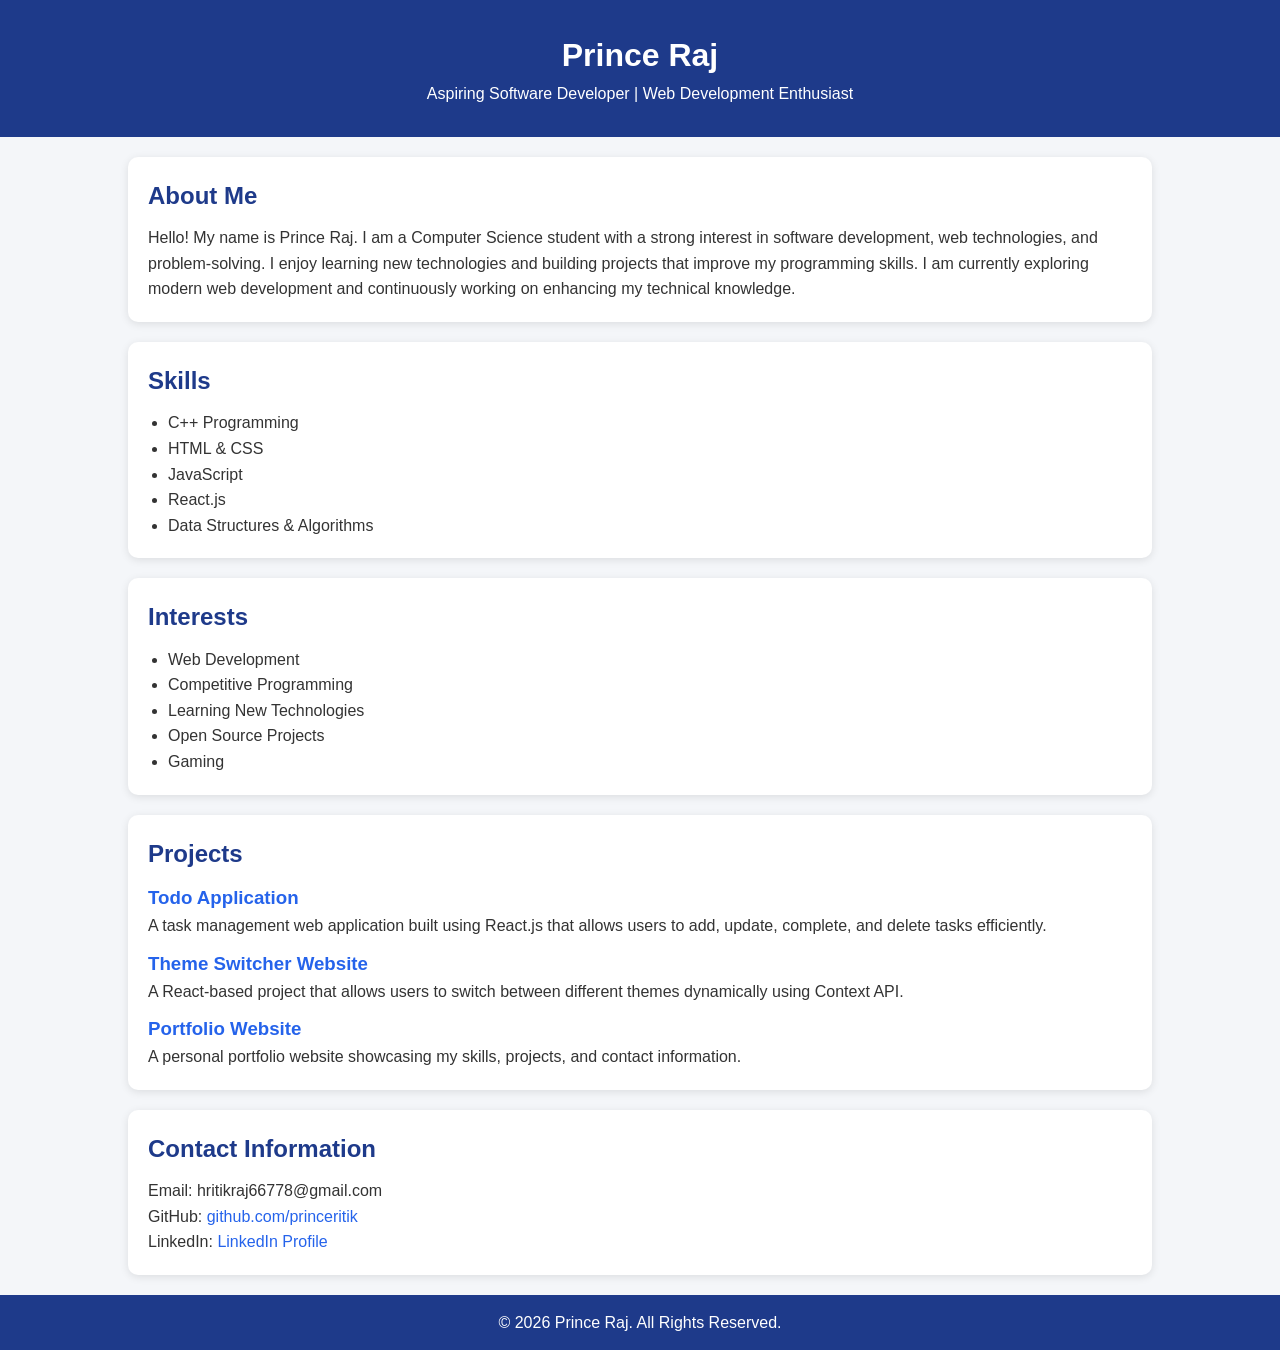
<file: Assignment1/index.html>
<!DOCTYPE html>
<html lang="en">

<head>
    <meta charset="UTF-8">
    <meta name="viewport" content="width=device-width, initial-scale=1.0">
    <title>Prince Raj - Portfolio</title>

    <style>
        * {
            margin: 0;
            padding: 0;
            box-sizing: border-box;
        }

        body {
            font-family: Arial, Helvetica, sans-serif;
            background-color: #f4f6f9;
            color: #333;
            line-height: 1.6;
        }

        header {
            background: #1e3a8a;
            color: white;
            text-align: center;
            padding: 30px;
        }

        section {
            background: white;
            margin: 20px auto;
            width: 80%;
            padding: 20px;
            border-radius: 10px;
            box-shadow: 0px 2px 8px rgba(0, 0, 0, 0.1);
        }

        h2 {
            color: #1e3a8a;
            margin-bottom: 10px;
        }

        h3 {
            color: #2563eb;
            margin-top: 10px;
        }

        ul {
            margin-left: 20px;
        }

        a {
            color: #2563eb;
            text-decoration: none;
        }

        a:hover {
            text-decoration: underline;
        }

        footer {
            text-align: center;
            background: #1e3a8a;
            color: white;
            padding: 15px;
            margin-top: 20px;
        }
    </style>
</head>

<body>

    <header>
        <h1>Prince Raj</h1>
        <p>Aspiring Software Developer | Web Development Enthusiast</p>
    </header>

    <section>
        <h2>About Me</h2>
        <p>
            Hello! My name is Prince Raj. I am a Computer Science student with a
            strong interest in software development, web technologies, and problem-solving.
            I enjoy learning new technologies and building projects that improve my
            programming skills. I am currently exploring modern web development and
            continuously working on enhancing my technical knowledge.
        </p>
    </section>

    <section>
        <h2>Skills</h2>
        <ul>
            <li>C++ Programming</li>
            <li>HTML & CSS</li>
            <li>JavaScript</li>
            <li>React.js</li>
            <li>Data Structures & Algorithms</li>
        </ul>
    </section>

    <section>
        <h2>Interests</h2>
        <ul>
            <li>Web Development</li>
            <li>Competitive Programming</li>
            <li>Learning New Technologies</li>
            <li>Open Source Projects</li>
            <li>Gaming</li>
        </ul>
    </section>

    <section>
        <h2>Projects</h2>

        <h3>Todo Application</h3>
        <p>
            A task management web application built using React.js that allows users
            to add, update, complete, and delete tasks efficiently.
        </p>

        <h3>Theme Switcher Website</h3>
        <p>
            A React-based project that allows users to switch between different themes
            dynamically using Context API.
        </p>

        <h3>Portfolio Website</h3>
        <p>
            A personal portfolio website showcasing my skills, projects, and contact information.
        </p>

    </section>

    <section>
        <h2>Contact Information</h2>

        <p>Email: hritikraj66778@gmail.com</p>

        <p>
            GitHub:
            <a href="https://github.com/princeritik" target="_blank">
                github.com/princeritik
            </a>
        </p>

        <p>
            LinkedIn:
            <a href="https://www.linkedin.com/in/prince-raj-a39a2328a/" target="_blank">
                LinkedIn Profile
            </a>
        </p>
    </section>

    <footer>
        <p>&copy; 2026 Prince Raj. All Rights Reserved.</p>
    </footer>

</body>

</html>
</file>
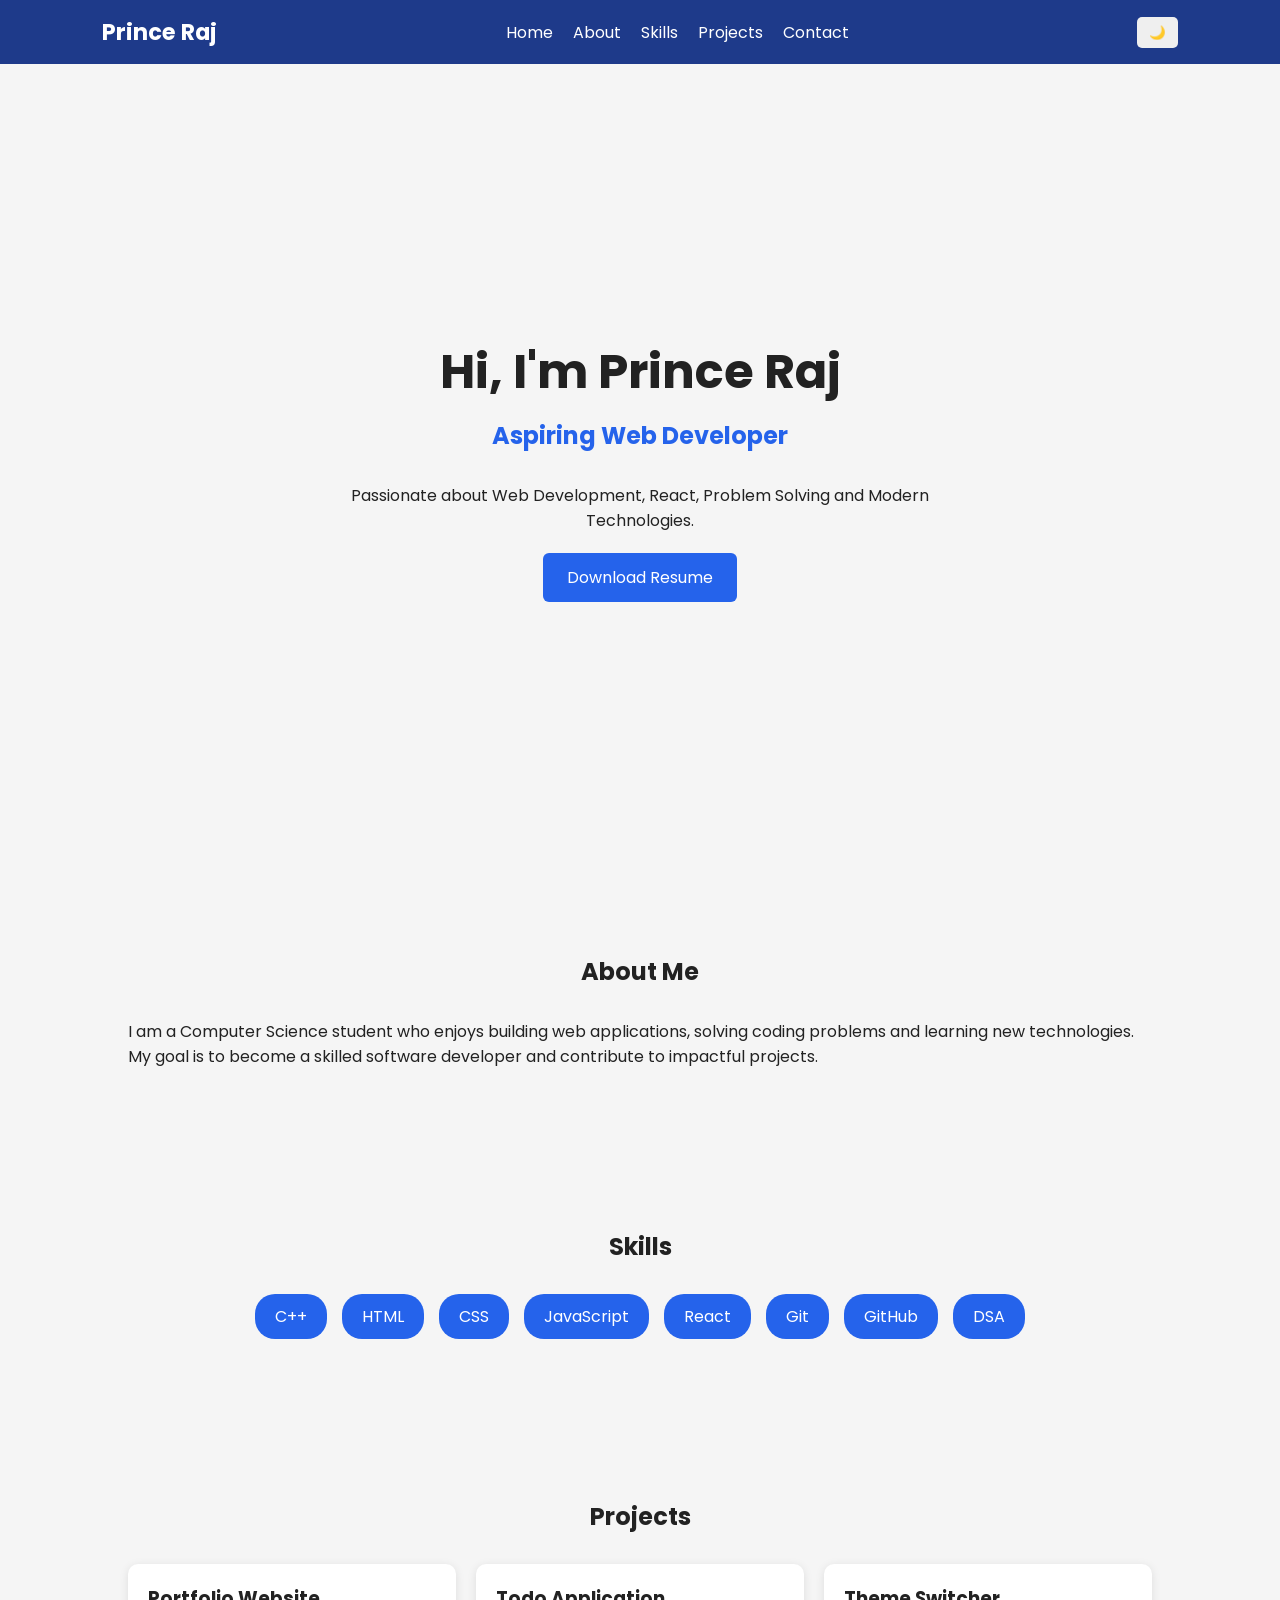
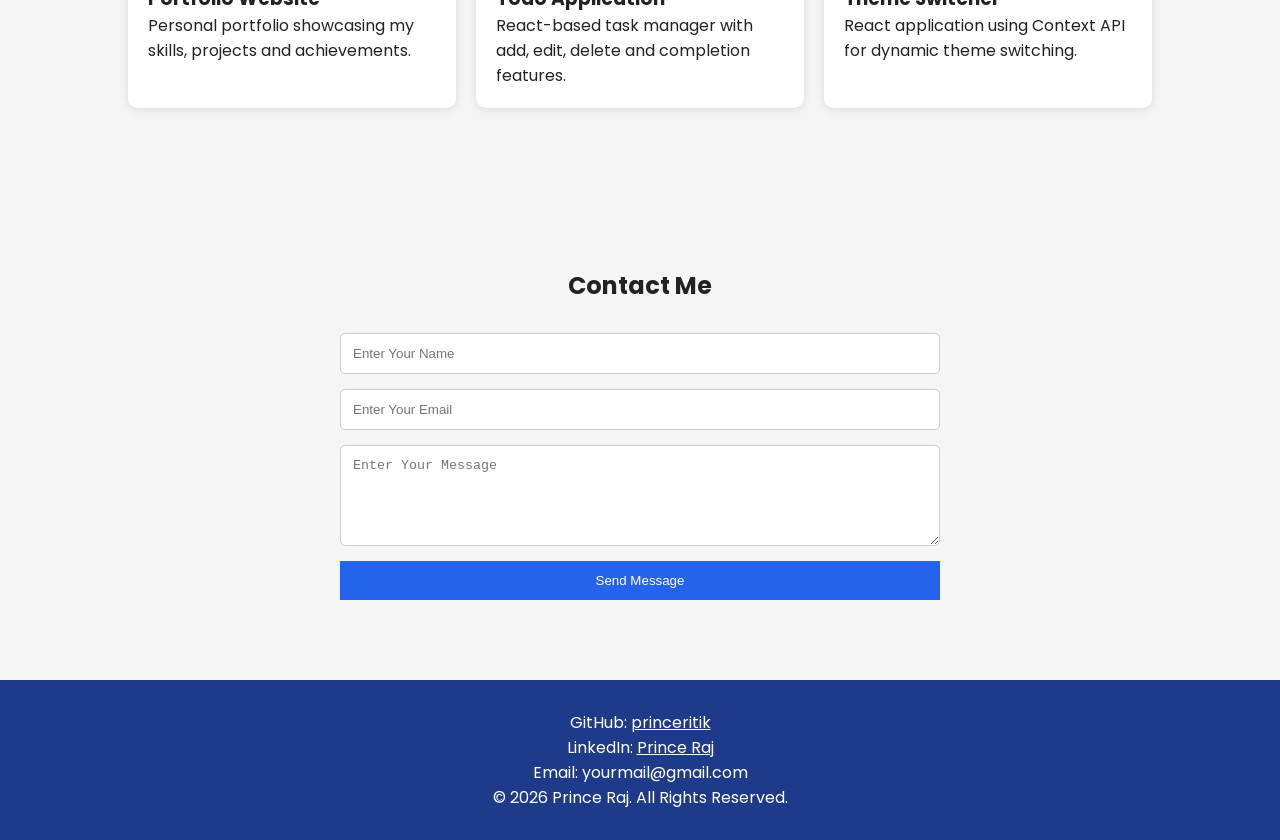
<file: Assignment2EnhancingYourPortfolioWebsite/index.html>
<!DOCTYPE html>
<html lang="en">
<head>
    <meta charset="UTF-8">
    <meta name="viewport" content="width=device-width, initial-scale=1.0">
    <title>Prince Raj | Portfolio</title>

    <link rel="stylesheet" href="style.css">

    <link rel="preconnect" href="https://fonts.googleapis.com">
    <link href="https://fonts.googleapis.com/css2?family=Poppins:wght@300;400;500;600;700&display=swap" rel="stylesheet">
</head>
<body>

    <nav class="navbar">
        <div class="logo">Prince Raj</div>

        <ul class="nav-links">
            <li><a href="#home">Home</a></li>
            <li><a href="#about">About</a></li>
            <li><a href="#skills">Skills</a></li>
            <li><a href="#projects">Projects</a></li>
            <li><a href="#contact">Contact</a></li>
        </ul>

        <button id="themeToggle">🌙</button>
    </nav>

    <section id="home" class="hero">
        <h1>Hi, I'm Prince Raj</h1>
        <h2>Aspiring Web Developer</h2>

        <p>
            Passionate about Web Development, React,
            Problem Solving and Modern Technologies.
        </p>

        <a href="resume.pdf" class="btn" download>
            Download Resume
        </a>
    </section>

    <section id="about" class="section">
        <h2>About Me</h2>

        <p>
            I am a Computer Science student who enjoys building web applications,
            solving coding problems and learning new technologies.
            My goal is to become a skilled software developer and contribute
            to impactful projects.
        </p>
    </section>

    <section id="skills" class="section">
        <h2>Skills</h2>

        <div class="skills-container">
            <span>C++</span>
            <span>HTML</span>
            <span>CSS</span>
            <span>JavaScript</span>
            <span>React</span>
            <span>Git</span>
            <span>GitHub</span>
            <span>DSA</span>
        </div>
    </section>

    <section id="projects" class="section">
        <h2>Projects</h2>

        <div class="project-container">

            <div class="card">
                <h3>Portfolio Website</h3>
                <p>
                    Personal portfolio showcasing my skills,
                    projects and achievements.
                </p>
            </div>

            <div class="card">
                <h3>Todo Application</h3>
                <p>
                    React-based task manager with add, edit,
                    delete and completion features.
                </p>
            </div>

            <div class="card">
                <h3>Theme Switcher</h3>
                <p>
                    React application using Context API
                    for dynamic theme switching.
                </p>
            </div>

        </div>
    </section>

    <section id="contact" class="section">
        <h2>Contact Me</h2>

        <form class="contact-form">

            <input
                type="text"
                placeholder="Enter Your Name"
                required
            >

            <input
                type="email"
                placeholder="Enter Your Email"
                required
            >

            <textarea
                rows="5"
                placeholder="Enter Your Message"
                required
            ></textarea>

            <button type="submit">
                Send Message
            </button>

        </form>
    </section>

    <footer>
        <p>
            GitHub:
            <a href="https://github.com/princeritik" target="_blank">
                princeritik
            </a>
        </p>

        <p>
            LinkedIn:
            <a href="https://www.linkedin.com/in/prince-raj-a39a2328a/" target="_blank">
                Prince Raj
            </a>
        </p>

        <p>Email: yourmail@gmail.com</p>

        <p>© 2026 Prince Raj. All Rights Reserved.</p>
    </footer>

    <button id="topBtn">↑</button>

    <script src="script.js"></script>

</body>
</html>
</file>
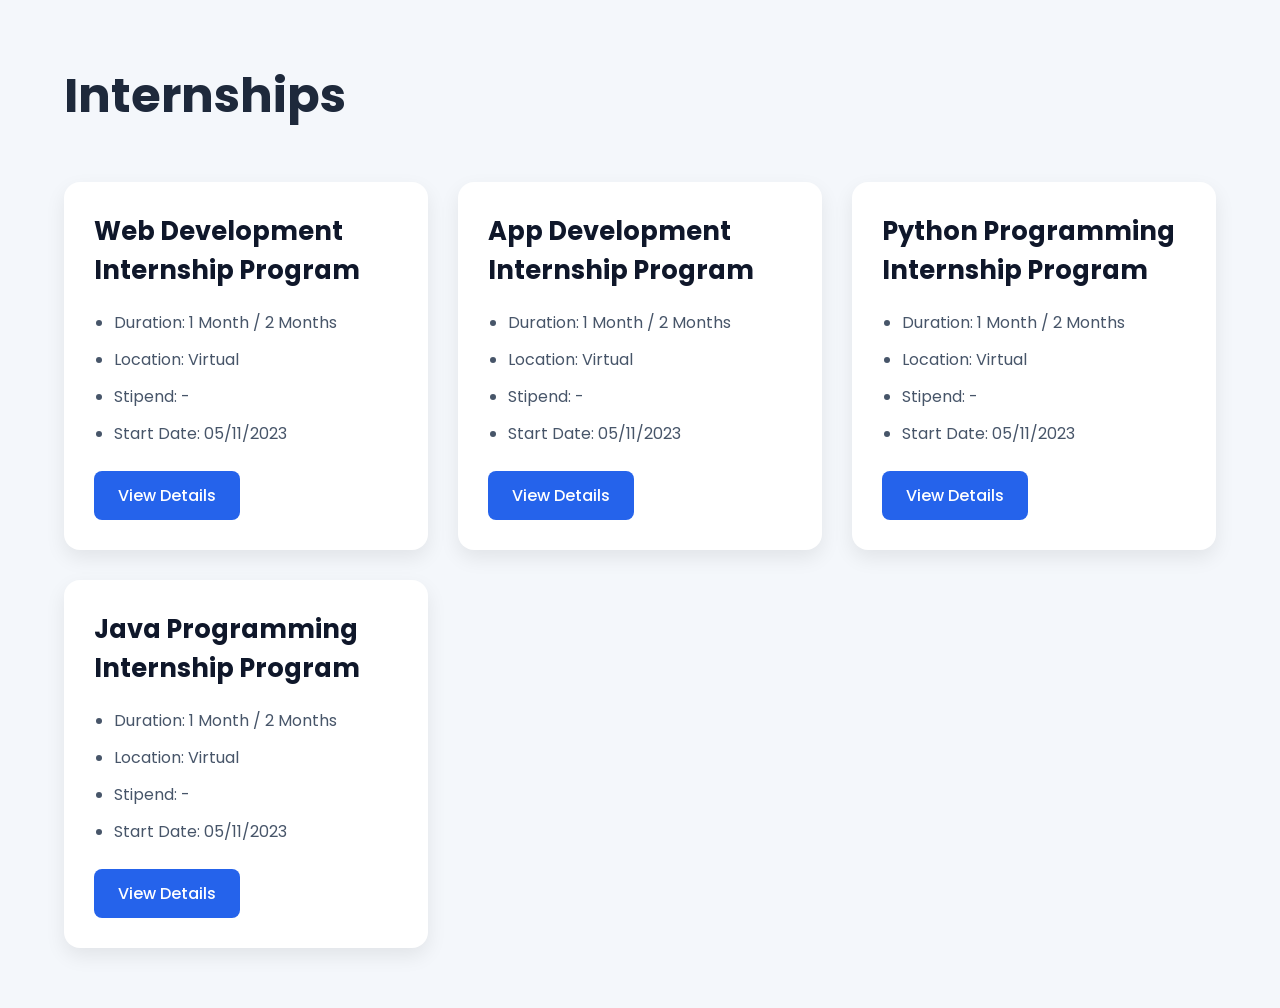
<file: Assignment3MiniProjectDesign&CodeChallenge/Task 1 Recreate & Redesign the Internship Webpage/index.html>
<!DOCTYPE html>
<html lang="en">
<head>
    <meta charset="UTF-8">
    <meta name="viewport" content="width=device-width, initial-scale=1.0">
    <title>Internship Programs</title>

    <link rel="stylesheet" href="style.css">

    <link href="https://fonts.googleapis.com/css2?family=Poppins:wght@300;400;500;600;700&display=swap" rel="stylesheet">
</head>
<body>

    <section class="container">

        <h1>Internships</h1>

        <div class="card-container">

            <div class="card">
                <h2>Web Development Internship Program</h2>

                <ul>
                    <li>Duration: 1 Month / 2 Months</li>
                    <li>Location: Virtual</li>
                    <li>Stipend: -</li>
                    <li>Start Date: 05/11/2023</li>
                </ul>

                <a href="https://example.com" target="_blank" class="btn">
                    View Details
                </a>
            </div>

            <div class="card">
                <h2>App Development Internship Program</h2>

                <ul>
                    <li>Duration: 1 Month / 2 Months</li>
                    <li>Location: Virtual</li>
                    <li>Stipend: -</li>
                    <li>Start Date: 05/11/2023</li>
                </ul>

                <a href="https://example.com" target="_blank" class="btn">
                    View Details
                </a>
            </div>

            <div class="card">
                <h2>Python Programming Internship Program</h2>

                <ul>
                    <li>Duration: 1 Month / 2 Months</li>
                    <li>Location: Virtual</li>
                    <li>Stipend: -</li>
                    <li>Start Date: 05/11/2023</li>
                </ul>

                <a href="https://example.com" target="_blank" class="btn">
                    View Details
                </a>
            </div>

            <div class="card">
                <h2>Java Programming Internship Program</h2>

                <ul>
                    <li>Duration: 1 Month / 2 Months</li>
                    <li>Location: Virtual</li>
                    <li>Stipend: -</li>
                    <li>Start Date: 05/11/2023</li>
                </ul>

                <a href="https://example.com" target="_blank" class="btn">
                    View Details
                </a>
            </div>

        </div>

    </section>

</body>
</html>
</file>
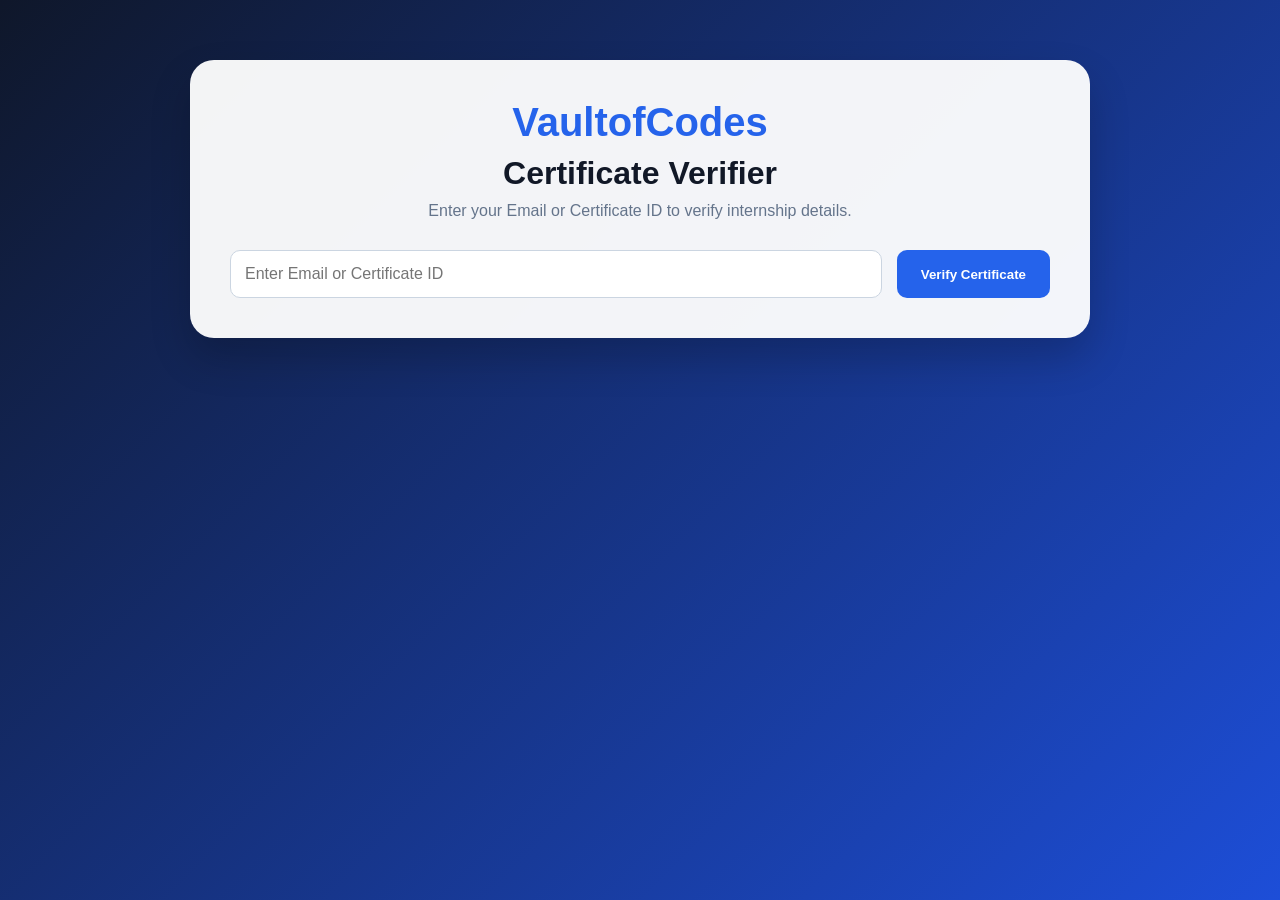
<file: Assignment3MiniProjectDesign&CodeChallenge/Task 2 Improve VaultofCodes.site Page/index.html>
<!DOCTYPE html>
<html lang="en">
<head>
    <meta charset="UTF-8">
    <meta name="viewport" content="width=device-width, initial-scale=1.0">
    <title>VaultofCodes Certificate Verifier</title>
    <link rel="stylesheet" href="style.css">
</head>
<body>

    <main class="page">
        <section class="hero-card">
            <h1>VaultofCodes</h1>
            <h2>Certificate Verifier</h2>
            <p>Enter your Email or Certificate ID to verify internship details.</p>

            <div class="search-box">
                <input id="identifier" type="text" placeholder="Enter Email or Certificate ID">
                <button onclick="verifyStudent()">Verify Certificate</button>
            </div>
        </section>

        <div class="spinner hidden"></div>

        <section id="result"></section>
    </main>

    <div id="toast"></div>

    <script src="script.js"></script>
</body>
</html>
</file>
<file: Assignment2EnhancingYourPortfolioWebsite/style.css>
*{
    margin:0;
    padding:0;
    box-sizing:border-box;
    scroll-behavior:smooth;
}

body{
    font-family:'Poppins',sans-serif;
    background:#f5f5f5;
    color:#222;
}

.dark{
    background:#121212;
    color:white;
}

.navbar{
    position:sticky;
    top:0;
    background:#1e3a8a;
    color:white;
    display:flex;
    justify-content:space-between;
    align-items:center;
    padding:15px 8%;
    z-index:100;
}

.logo{
    font-size:1.4rem;
    font-weight:bold;
}

.nav-links{
    display:flex;
    gap:20px;
    list-style:none;
}

.nav-links a{
    color:white;
    text-decoration:none;
}

#themeToggle{
    padding:8px 12px;
    border:none;
    cursor:pointer;
    border-radius:5px;
}

.hero{
    min-height:90vh;
    display:flex;
    flex-direction:column;
    justify-content:center;
    align-items:center;
    text-align:center;
    padding:20px;
}

.hero h1{
    font-size:3rem;
}

.hero h2{
    color:#2563eb;
    margin:10px 0;
}

.hero p{
    max-width:600px;
    margin:20px 0;
}

.btn{
    background:#2563eb;
    color:white;
    padding:12px 24px;
    border-radius:6px;
    text-decoration:none;
}

.section{
    padding:80px 10%;
}

.section h2{
    text-align:center;
    margin-bottom:30px;
}

.skills-container{
    display:flex;
    flex-wrap:wrap;
    gap:15px;
    justify-content:center;
}

.skills-container span{
    background:#2563eb;
    color:white;
    padding:10px 20px;
    border-radius:20px;
}

.project-container{
    display:grid;
    grid-template-columns:repeat(auto-fit,minmax(250px,1fr));
    gap:20px;
}

.card{
    background:white;
    padding:20px;
    border-radius:10px;
    box-shadow:0 2px 10px rgba(0,0,0,0.1);
}

.dark .card{
    background:#1f1f1f;
}

.contact-form{
    max-width:600px;
    margin:auto;
    display:flex;
    flex-direction:column;
    gap:15px;
}

.contact-form input,
.contact-form textarea{
    padding:12px;
    border:1px solid #ccc;
    border-radius:5px;
}

.contact-form button{
    background:#2563eb;
    color:white;
    border:none;
    padding:12px;
    cursor:pointer;
}

footer{
    text-align:center;
    padding:30px;
    background:#1e3a8a;
    color:white;
}

footer a{
    color:white;
}

#topBtn{
    position:fixed;
    bottom:20px;
    right:20px;
    display:none;
    padding:12px 15px;
    border:none;
    background:#2563eb;
    color:white;
    cursor:pointer;
    border-radius:50%;
}

@media(max-width:768px){

    .navbar{
        flex-direction:column;
        gap:10px;
    }

    .nav-links{
        flex-wrap:wrap;
        justify-content:center;
    }

    .hero h1{
        font-size:2rem;
    }
}
</file>
<file: Assignment3MiniProjectDesign&CodeChallenge/Task 1 Recreate & Redesign the Internship Webpage/style.css>
*{
    margin:0;
    padding:0;
    box-sizing:border-box;
}

body{
    font-family:'Poppins',sans-serif;
    background:#f4f7fb;
    min-height:100vh;
}

.container{
    width:90%;
    max-width:1200px;
    margin:auto;
    padding:60px 0;
}

h1{
    font-size:3rem;
    margin-bottom:50px;
    color:#1e293b;
}

.card-container{
    display:grid;
    grid-template-columns:repeat(auto-fit,minmax(320px,1fr));
    gap:30px;
}

.card{
    background:white;
    padding:30px;
    border-radius:16px;
    box-shadow:0 8px 20px rgba(0,0,0,0.08);
    transition:0.3s ease;
}

.card:hover{
    transform:translateY(-8px);
    box-shadow:0 12px 25px rgba(0,0,0,0.15);
}

.card h2{
    font-size:1.6rem;
    margin-bottom:20px;
    color:#0f172a;
}

.card ul{
    margin-left:20px;
    margin-bottom:25px;
}

.card li{
    margin-bottom:12px;
    color:#475569;
}

.btn{
    display:inline-block;
    text-decoration:none;
    background:#2563eb;
    color:white;
    padding:12px 24px;
    border-radius:8px;
    font-weight:500;
    transition:0.3s;
}

.btn:hover{
    background:#1d4ed8;
}

@media(max-width:768px){

    h1{
        font-size:2.3rem;
        text-align:center;
    }

    .card{
        padding:25px;
    }

    .card h2{
        font-size:1.3rem;
    }

}
</file>
<file: Assignment3MiniProjectDesign&CodeChallenge/Task 2 Improve VaultofCodes.site Page/style.css>
* {
    margin: 0;
    padding: 0;
    box-sizing: border-box;
}

body {
    font-family: Arial, sans-serif;
    min-height: 100vh;
    background: linear-gradient(135deg, #0f172a, #1d4ed8);
    color: #111827;
}

.page {
    width: 90%;
    max-width: 900px;
    margin: auto;
    padding: 60px 0;
}

.hero-card {
    text-align: center;
    background: rgba(255, 255, 255, 0.95);
    padding: 40px;
    border-radius: 24px;
    box-shadow: 0 20px 40px rgba(0, 0, 0, 0.2);
}

.hero-card h1 {
    color: #2563eb;
    font-size: 2.5rem;
}

.hero-card h2 {
    margin: 10px 0;
    font-size: 2rem;
}

.hero-card p {
    color: #64748b;
    margin-bottom: 30px;
}

.search-box {
    display: flex;
    gap: 15px;
}

.search-box input {
    flex: 1;
    padding: 14px;
    border: 1px solid #cbd5e1;
    border-radius: 10px;
    font-size: 1rem;
}

.search-box button {
    padding: 14px 24px;
    border: none;
    border-radius: 10px;
    background: #2563eb;
    color: white;
    font-weight: bold;
    cursor: pointer;
    transition: 0.3s;
}

.search-box button:hover {
    background: #1e40af;
    transform: translateY(-2px);
}

.card {
    margin-top: 35px;
    background: white;
    padding: 35px;
    border-radius: 22px;
    box-shadow: 0 18px 35px rgba(0, 0, 0, 0.18);
    animation: fadeUp 0.5s ease;
}

.card img {
    width: 120px;
    height: 120px;
    border-radius: 50%;
    display: block;
    margin: auto;
    object-fit: cover;
    border: 5px solid #dbeafe;
}

.card h3 {
    text-align: center;
    margin: 15px 0;
    color: #1e3a8a;
    font-size: 1.8rem;
}

.card p {
    margin: 10px 0;
    color: #334155;
}

.card h4 {
    margin-top: 20px;
    color: #111827;
}

.assignment-status {
    display: flex;
    flex-wrap: wrap;
    gap: 10px;
    margin: 15px 0;
}

.assignment-status span {
    background: #eff6ff;
    color: #1d4ed8;
    padding: 8px 14px;
    border-radius: 20px;
    font-weight: bold;
}

.card a {
    display: inline-block;
    margin-top: 20px;
    background: #16a34a;
    color: white;
    padding: 12px 20px;
    border-radius: 10px;
    text-decoration: none;
    transition: 0.3s;
}

.card a:hover {
    background: #15803d;
}

.spinner {
    width: 45px;
    height: 45px;
    border: 5px solid #dbeafe;
    border-top: 5px solid #2563eb;
    border-radius: 50%;
    margin: 30px auto;
    animation: spin 1s linear infinite;
}

.hidden {
    display: none;
}

#toast {
    visibility: hidden;
    min-width: 250px;
    background: #111827;
    color: white;
    text-align: center;
    border-radius: 10px;
    padding: 14px;
    position: fixed;
    left: 50%;
    bottom: 30px;
    transform: translateX(-50%);
    opacity: 0;
    transition: 0.4s;
}

#toast.show {
    visibility: visible;
    opacity: 1;
    bottom: 50px;
}

@keyframes spin {
    to {
        transform: rotate(360deg);
    }
}

@keyframes fadeUp {
    from {
        opacity: 0;
        transform: translateY(25px);
    }
    to {
        opacity: 1;
        transform: translateY(0);
    }
}

@media(max-width: 700px) {
    .hero-card {
        padding: 30px 20px;
    }

    .search-box {
        flex-direction: column;
    }

    .hero-card h1 {
        font-size: 2rem;
    }

    .hero-card h2 {
        font-size: 1.5rem;
    }
}
</file>
